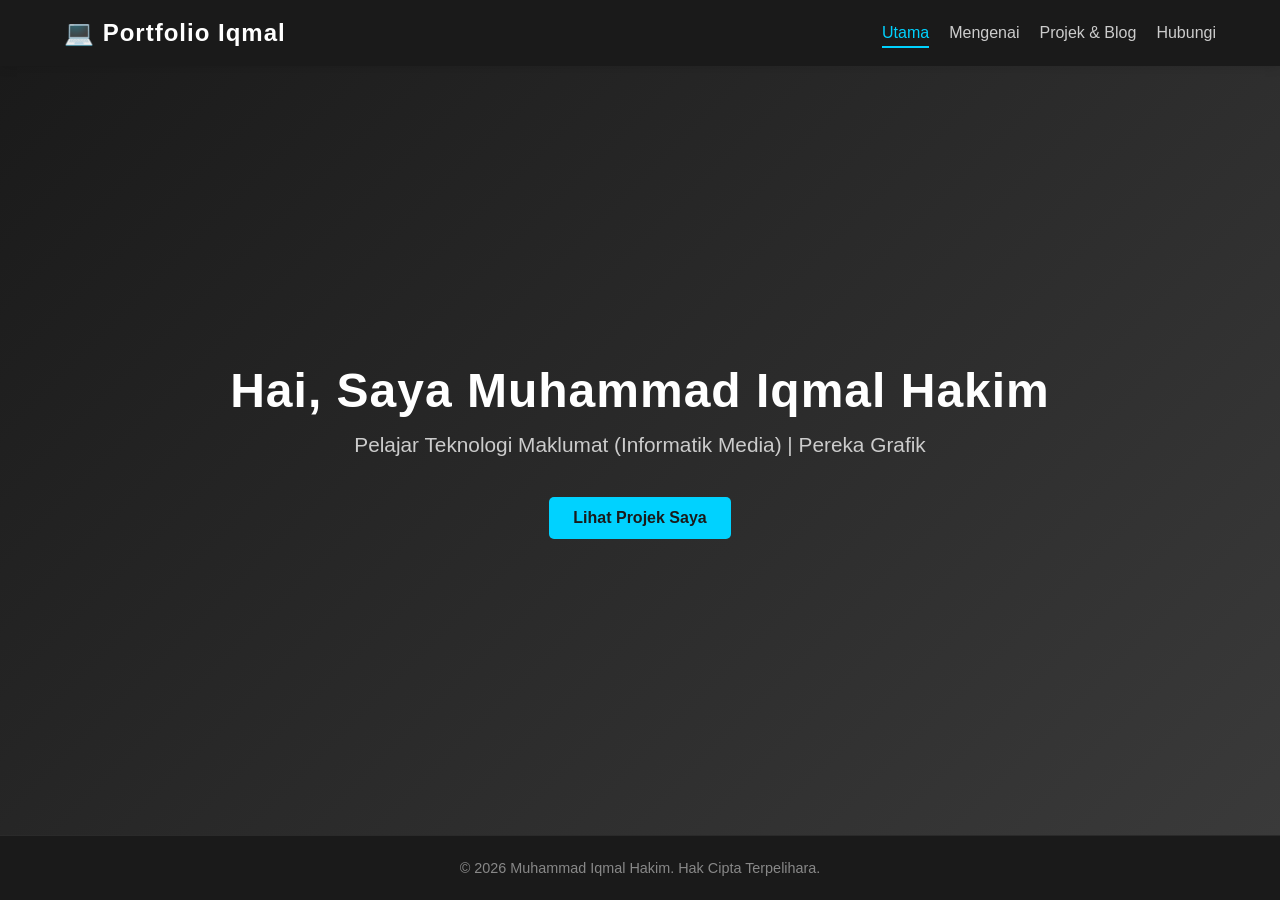
<file: index.html>
<!DOCTYPE html>
<html lang="ms">
<head>
    <meta charset="UTF-8">
    <meta name="viewport" content="width=device-width, initial-scale=1.0">
    <title>Portfolio | Muhammad Iqmal Hakim</title>
    <link rel="stylesheet" href="style.css">
</head>
<body>

    <header>
        <div class="logo">💻 Portfolio Iqmal</div>
        <nav>
            <ul>
                <li><a href="index.html" class="active">Utama</a></li>
                <li><a href="about.html">Mengenai</a></li>
                <li><a href="blog.html">Projek & Blog</a></li>
                <li><a href="contact.html">Hubungi</a></li>
            </ul>
        </nav>
    </header>

    <section class="hero-portfolio">
        <div class="hero-text">
            <h1>Hai, Saya Muhammad Iqmal Hakim</h1>
            <p>Pelajar Teknologi Maklumat (Informatik Media) | Pereka Grafik</p>
            <a href="blog.html" class="btn">Lihat Projek Saya</a>
        </div>
    </section>

    <footer>
        <p>&copy; 2026 Muhammad Iqmal Hakim. Hak Cipta Terpelihara.</p>
    </footer>

</body>
</html>
</file>
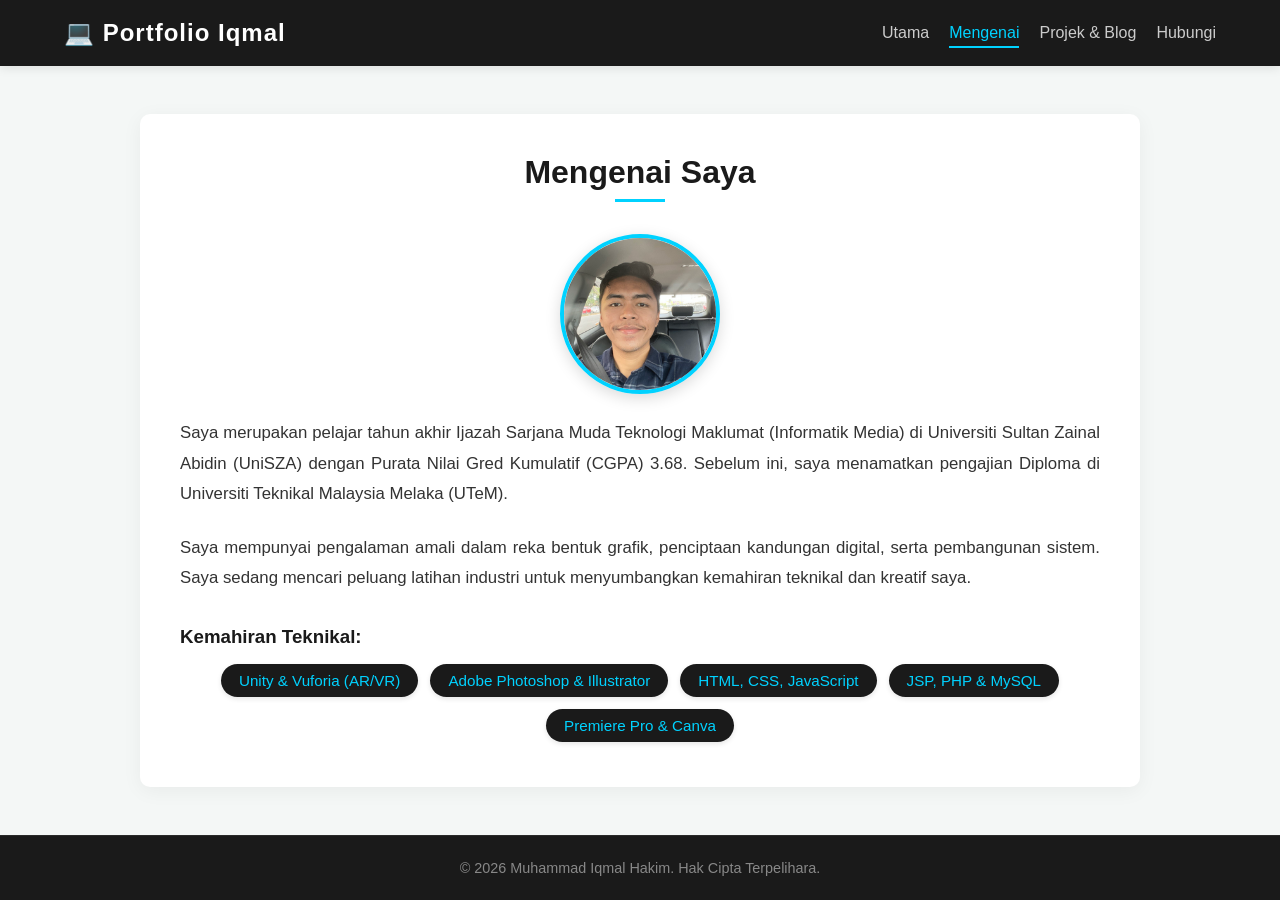
<file: about.html>
<!DOCTYPE html>
<html lang="ms">
<head>
    <meta charset="UTF-8">
    <meta name="viewport" content="width=device-width, initial-scale=1.0">
    <title>Mengenai Saya | Portfolio Iqmal</title>
    <link rel="stylesheet" href="style.css">
</head>
<body>

    <header>
        <div class="logo">💻 Portfolio Iqmal</div>
        <nav>
            <ul>
                <li><a href="index.html">Utama</a></li>
                <li><a href="about.html" class="active">Mengenai</a></li>
                <li><a href="blog.html">Projek & Blog</a></li>
                <li><a href="contact.html">Hubungi</a></li>
            </ul>
        </nav>
    </header>

    <main class="page-container">
        <section class="about-content">
            <h2>Mengenai Saya</h2>
            <!-- Anda boleh masukkan gambar pasport/resume anda di folder dan tukar 'gambar-iqmal.jpg' -->
<div class="profile-img-container">
    <img src="Img/1.jpg" alt="Muhammad Iqmal Hakim" class="profile-pic-actual">
</div>
            <p>Saya merupakan pelajar tahun akhir Ijazah Sarjana Muda Teknologi Maklumat (Informatik Media) di Universiti Sultan Zainal Abidin (UniSZA) dengan Purata Nilai Gred Kumulatif (CGPA) 3.68. Sebelum ini, saya menamatkan pengajian Diploma di Universiti Teknikal Malaysia Melaka (UTeM).</p>
            
            <p>Saya mempunyai pengalaman amali dalam reka bentuk grafik, penciptaan kandungan digital, serta pembangunan sistem. Saya sedang mencari peluang latihan industri untuk menyumbangkan kemahiran teknikal dan kreatif saya.</p>
            
            <h3>Kemahiran Teknikal:</h3>
            <ul class="skills-list">
                <li>Unity & Vuforia (AR/VR)</li>
                <li>Adobe Photoshop & Illustrator</li>
                <li>HTML, CSS, JavaScript</li>
                <li>JSP, PHP & MySQL</li>
                <li>Premiere Pro & Canva</li>
            </ul>
        </section>
    </main>

    <footer>
        <p>&copy; 2026 Muhammad Iqmal Hakim. Hak Cipta Terpelihara.</p>
    </footer>

</body>
</html>
</file>
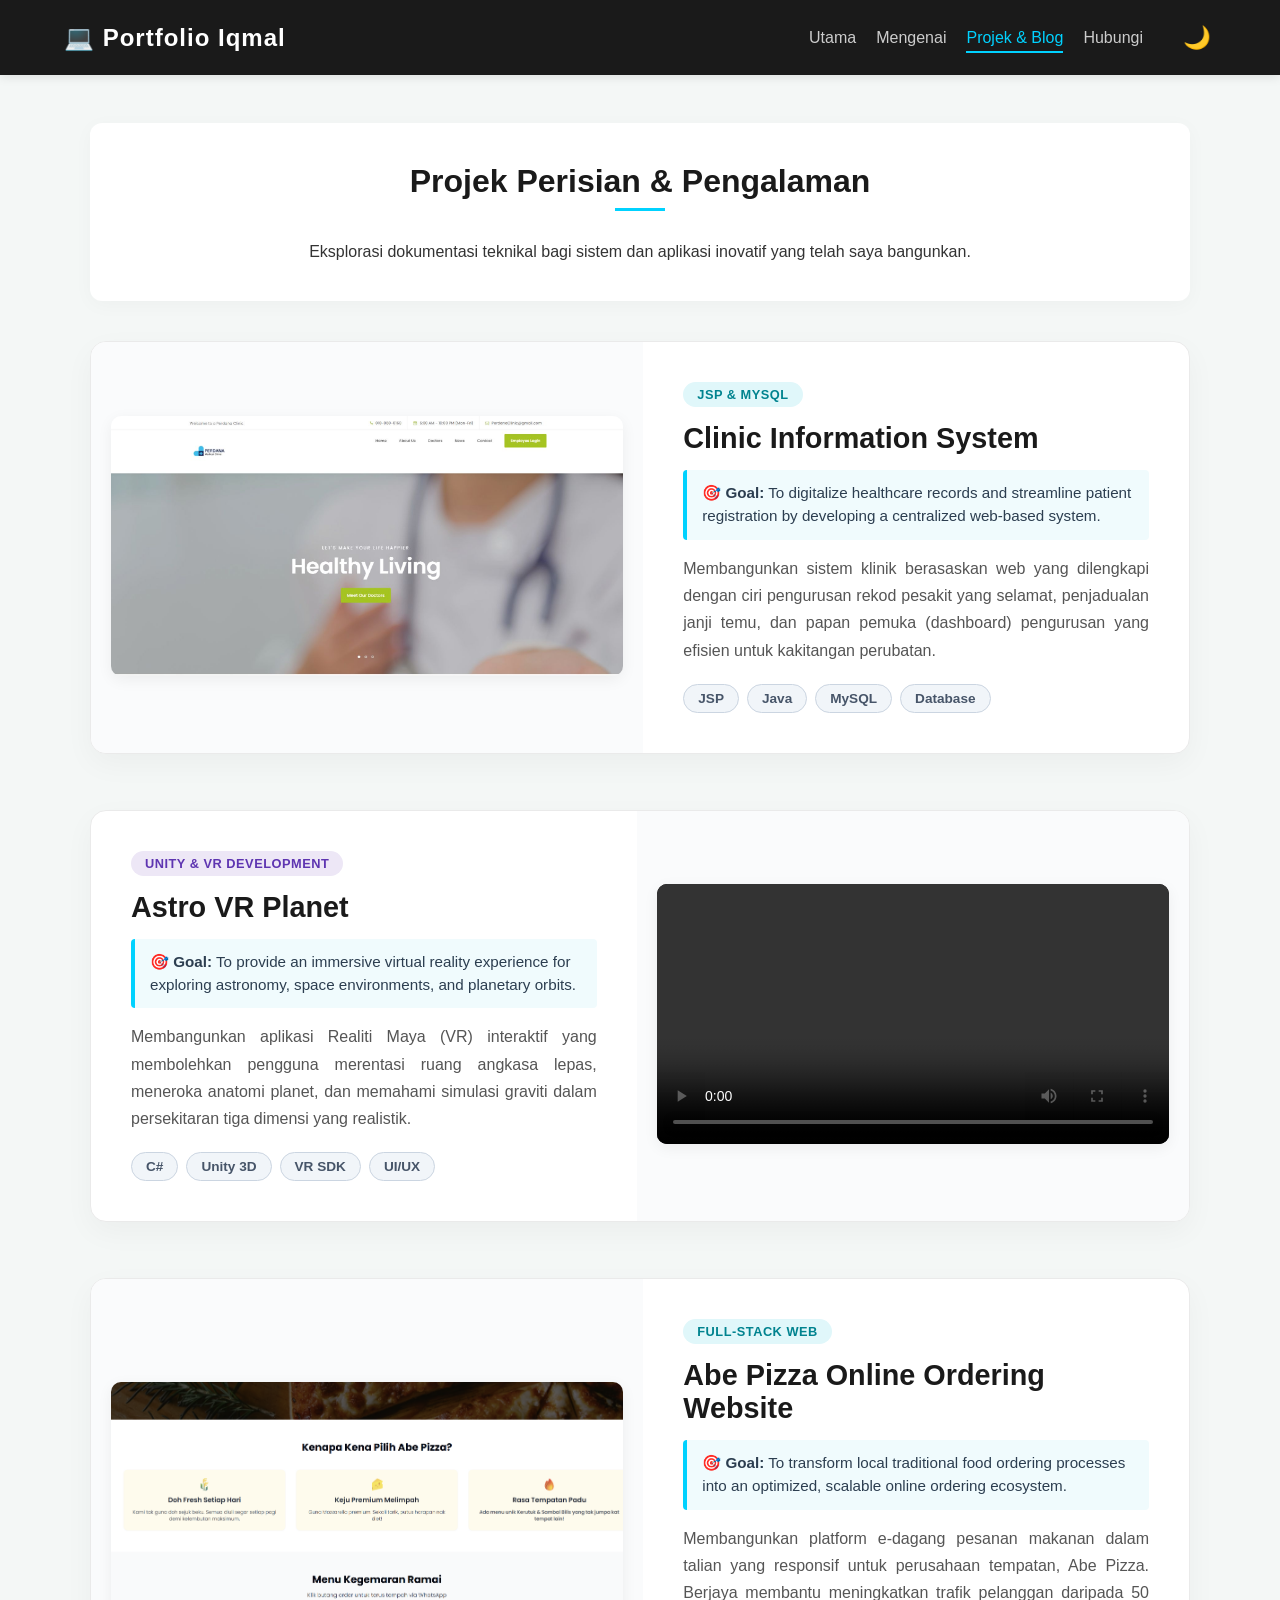
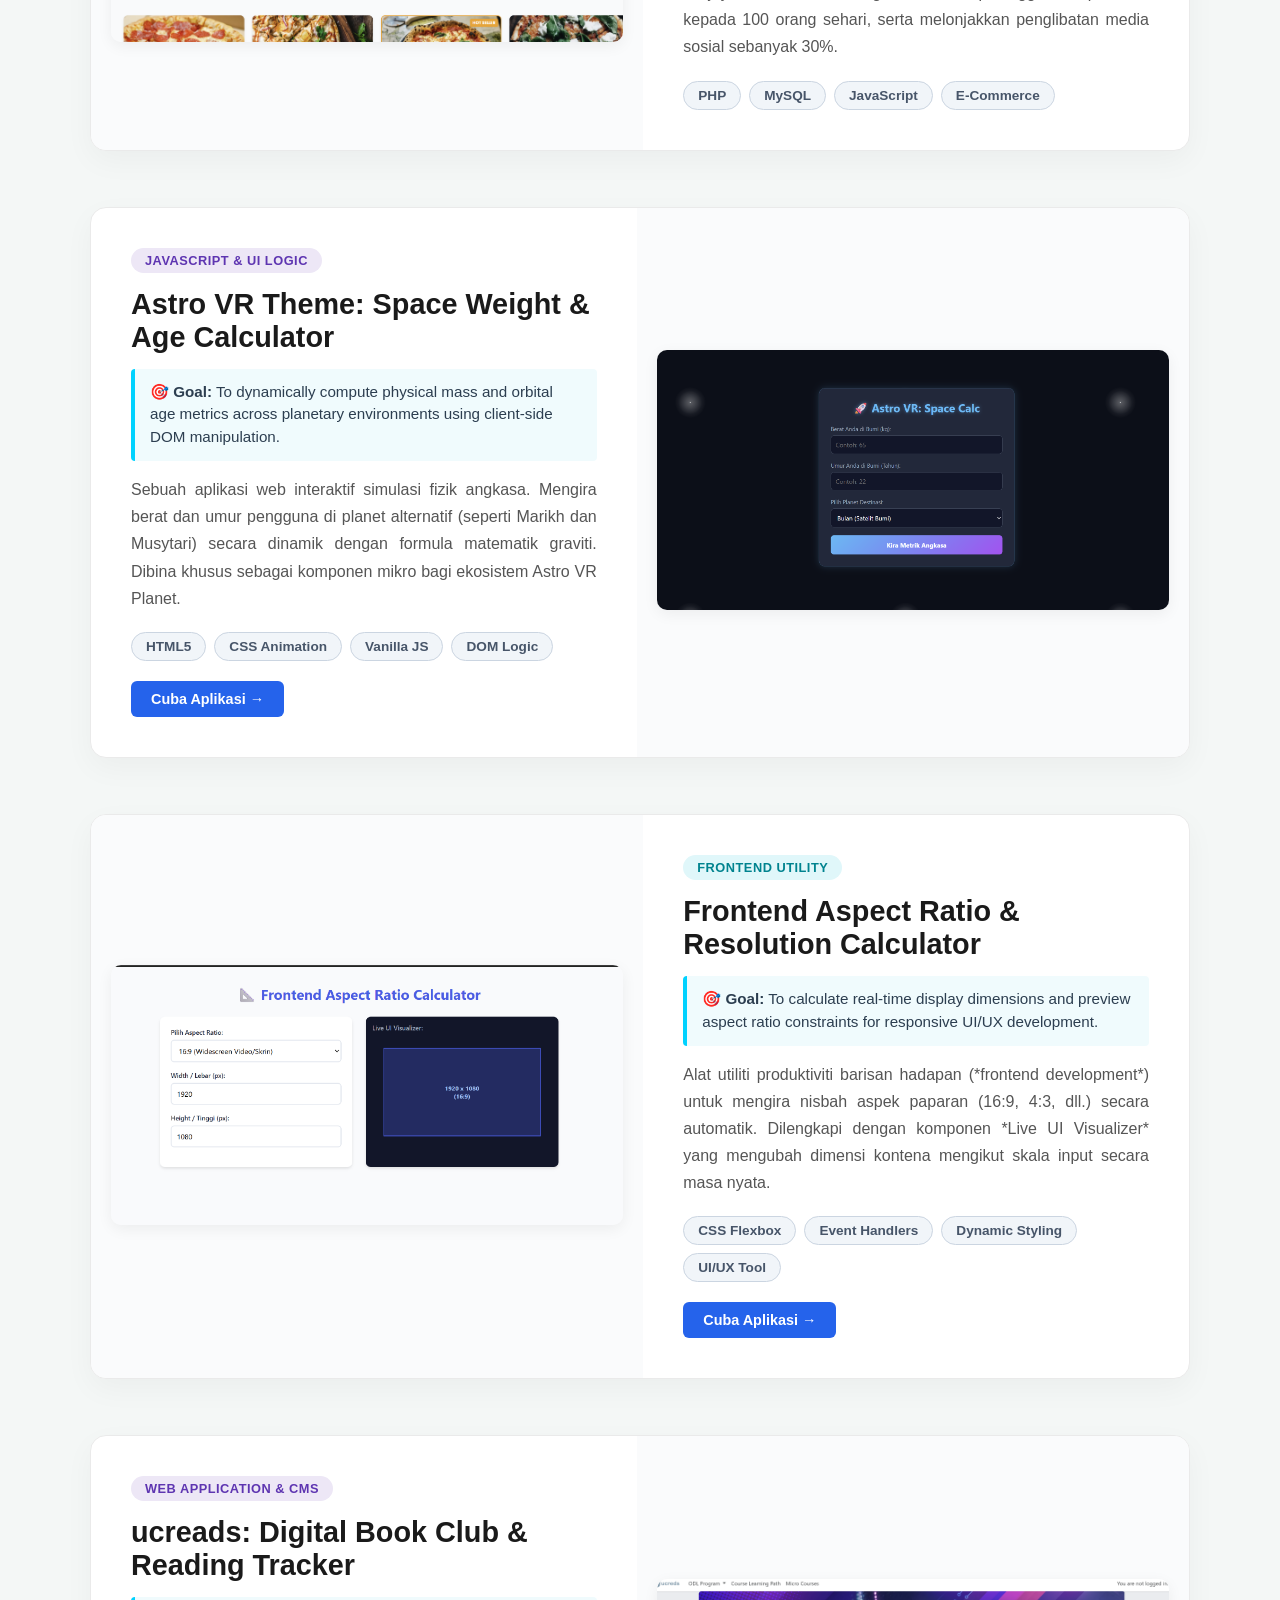
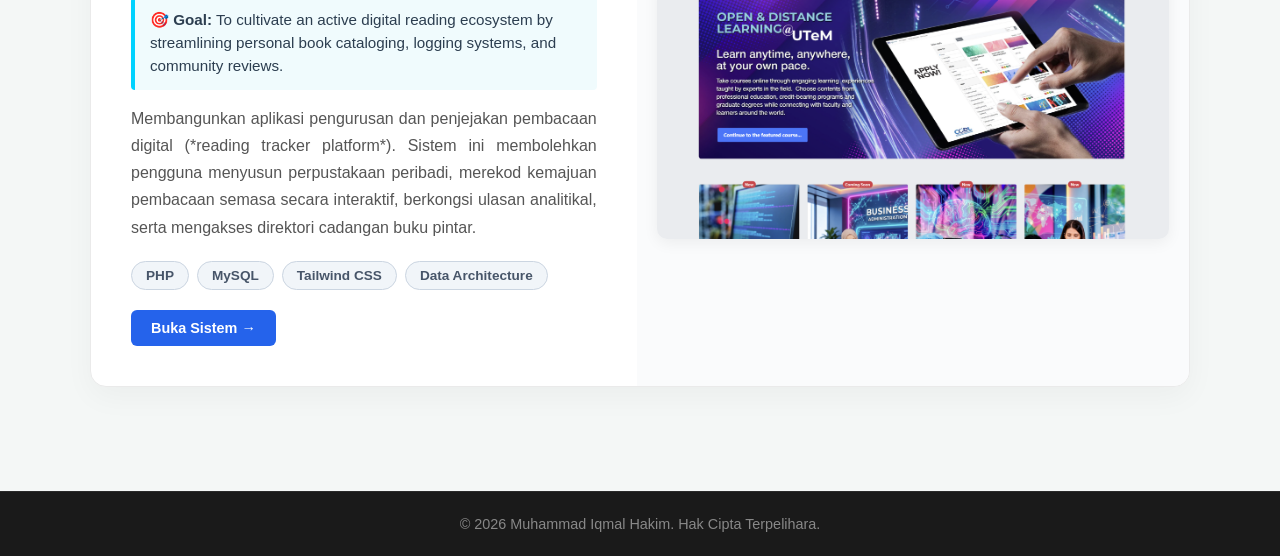
<file: blog.html>
<!DOCTYPE html>
<html lang="ms">
<head>
    <meta charset="UTF-8">
    <meta name="viewport" content="width=device-width, initial-scale=1.0">
    <title>Projek & Blog | Portfolio Iqmal</title>
    <link rel="stylesheet" href="style.css">
</head>
<body>

    <header>
        <div class="logo">💻 Portfolio Iqmal</div>
        <nav>
            <ul style="display: flex; align-items: center;">
                <li><a href="index.html">Utama</a></li>
                <li><a href="about.html">Mengenai</a></li>
                <li><a href="blog.html" class="active">Projek & Blog</a></li>
                <li><a href="contact.html">Hubungi</a></li>
                <!-- Butang Mod Gelap/Cerah -->
                <li><button id="theme-toggle" class="theme-btn" title="Tukar Tema">🌙</button></li>
            </ul>
        </nav>
    </header>

    <main class="page-container premium-showcase">
        <div class="section-header">
            <h2>Projek Perisian & Pengalaman</h2>
            <p class="section-intro">Eksplorasi dokumentasi teknikal bagi sistem dan aplikasi inovatif yang telah saya bangunkan.</p>
        </div>

        <!-- PROJEK 1: CLINIC SYSTEM -->
        <section class="project-card-premium">
            <div class="project-media-side">
                <div class="single-large-media">
                    <img src="Img/2.jpg" alt="Clinic System Dashboard">
                </div>
                
            </div>

            <div class="project-text-side">
                <span class="premium-tag">JSP & MySQL</span>
                <h3>Clinic Information System</h3>
                <div class="goal-box">
                    <strong>🎯 Goal:</strong> To digitalize healthcare records and streamline patient registration by developing a centralized web-based system.
                </div>
                <p class="project-description">
                    Membangunkan sistem klinik berasaskan web yang dilengkapi dengan ciri pengurusan rekod pesakit yang selamat, penjadualan janji temu, dan papan pemuka (dashboard) pengurusan yang efisien untuk kakitangan perubatan.
                </p>
                <div class="skills-wrapper">
                    <span class="skill-pill">JSP</span>
                    <span class="skill-pill">Java</span>
                    <span class="skill-pill">MySQL</span>
                    <span class="skill-pill">Database</span>
                </div>
            </div>
        </section>

        <!-- PROJEK 2: ASTRO VR PLANET -->
        <section class="project-card-premium reverse-layout">
            <div class="project-media-side">
                <div class="video-container-premium">
                    <video controls>
                        <source src="Img/6.mp4" type="video/mp4">
                    </video>
                </div>
            </div>

            <div class="project-text-side">
                <span class="premium-tag-alt">Unity & VR Development</span>
                <h3>Astro VR Planet</h3>
                <div class="goal-box">
                    <strong>🎯 Goal:</strong> To provide an immersive virtual reality experience for exploring astronomy, space environments, and planetary orbits.
                </div>
                <p class="project-description">
                    Membangunkan aplikasi Realiti Maya (VR) interaktif yang membolehkan pengguna merentasi ruang angkasa lepas, meneroka anatomi planet, dan memahami simulasi graviti dalam persekitaran tiga dimensi yang realistik.
                </p>
                <div class="skills-wrapper">
                    <span class="skill-pill">C#</span>
                    <span class="skill-pill">Unity 3D</span>
                    <span class="skill-pill">VR SDK</span>
                    <span class="skill-pill">UI/UX</span>
                </div>
            </div>
        </section>

        <!-- PROJEK 3: ABE PIZZA -->
        <section class="project-card-premium">
            <div class="project-media-side">
                <div class="single-large-media">
                    <img src="Img/10.png" alt="Abe Pizza Website">
                </div>
            </div>

            <div class="project-text-side">
                <span class="premium-tag">Full-Stack Web</span>
                <h3>Abe Pizza Online Ordering Website</h3>
                <div class="goal-box">
                    <strong>🎯 Goal:</strong> To transform local traditional food ordering processes into an optimized, scalable online ordering ecosystem.
                </div>
                <p class="project-description">
                    Membangunkan platform e-dagang pesanan makanan dalam talian yang responsif untuk perusahaan tempatan, Abe Pizza. Berjaya membantu meningkatkan trafik pelanggan daripada 50 kepada 100 orang sehari, serta melonjakkan penglibatan media sosial sebanyak 30%.
                </p>
                <div class="skills-wrapper">
                    <span class="skill-pill">PHP</span>
                    <span class="skill-pill">MySQL</span>
                    <span class="skill-pill">JavaScript</span>
                    <span class="skill-pill">E-Commerce</span>
                </div>
            </div>
        </section>

        <!-- PROJEK 4: SPACE CALCULATOR -->
        <section class="project-card-premium reverse-layout">
            <div class="project-media-side">
                <div class="single-large-media">
                    <img src="Img/12.png" alt="Space Calculator App">
                </div>
            </div>

            <div class="project-text-side">
                <span class="premium-tag-alt">JavaScript & UI Logic</span>
                <h3>Astro VR Theme: Space Weight & Age Calculator</h3>
                <div class="goal-box">
                    <strong>🎯 Goal:</strong> To dynamically compute physical mass and orbital age metrics across planetary environments using client-side DOM manipulation.
                </div>
                <p class="project-description">
                    Sebuah aplikasi web interaktif simulasi fizik angkasa. Mengira berat dan umur pengguna di planet alternatif (seperti Marikh dan Musytari) secara dinamik dengan formula matematik graviti. Dibina khusus sebagai komponen mikro bagi ekosistem Astro VR Planet.
                </p>
                <div class="skills-wrapper" style="margin-bottom: 20px;">
                    <span class="skill-pill">HTML5</span>
                    <span class="skill-pill">CSS Animation</span>
                    <span class="skill-pill">Vanilla JS</span>
                    <span class="skill-pill">DOM Logic</span>
                </div>
                <a href="https://mlhkz.github.io/Space-calculator/" class="project-action-btn" target="_blank" style="display: inline-block; padding: 10px 20px; background: #2563eb; color: white; text-decoration: none; border-radius: 6px; font-weight: bold; font-size: 0.9rem; align-self: flex-start;">Cuba Aplikasi →</a>
            </div>
        </section>

        <!-- PROJEK 5: ASPECT RATIO CALCULATOR -->
        <section class="project-card-premium">
            <div class="project-media-side">
                <div class="single-large-media">
                    <img src="Img/13.png" alt="Aspect Ratio Calculator">
                </div>
            </div>

            <div class="project-text-side">
                <span class="premium-tag">Frontend Utility</span>
                <h3>Frontend Aspect Ratio & Resolution Calculator</h3>
                <div class="goal-box">
                    <strong>🎯 Goal:</strong> To calculate real-time display dimensions and preview aspect ratio constraints for responsive UI/UX development.
                </div>
                <p class="project-description">
                    Alat utiliti produktiviti barisan hadapan (*frontend development*) untuk mengira nisbah aspek paparan (16:9, 4:3, dll.) secara automatik. Dilengkapi dengan komponen *Live UI Visualizer* yang mengubah dimensi kontena mengikut skala input secara masa nyata.
                </p>
                <div class="skills-wrapper" style="margin-bottom: 20px;">
                    <span class="skill-pill">CSS Flexbox</span>
                    <span class="skill-pill">Event Handlers</span>
                    <span class="skill-pill">Dynamic Styling</span>
                    <span class="skill-pill">UI/UX Tool</span>
                </div>
                <a href="https://mlhkz.github.io/Aspect/" class="project-action-btn" target="_blank" style="display: inline-block; padding: 10px 20px; background: #2563eb; color: white; text-decoration: none; border-radius: 6px; font-weight: bold; font-size: 0.9rem; align-self: flex-start;">Cuba Aplikasi →</a>
            </div>
        </section>

        <!-- PROJEK 6: UCREADS -->
        <section class="project-card-premium reverse-layout">
            <div class="project-media-side">
                <div class="single-large-media">
                    <img src="Img/11.png" alt="ucreads Reading Tracker">
                </div>
            </div>

            <div class="project-text-side">
                <span class="premium-tag-alt">Web Application & CMS</span>
                <h3>ucreads: Digital Book Club & Reading Tracker</h3>
                <div class="goal-box">
                    <strong>🎯 Goal:</strong> To cultivate an active digital reading ecosystem by streamlining personal book cataloging, logging systems, and community reviews.
                </div>
                <p class="project-description">
                    Membangunkan aplikasi pengurusan dan penjejakan pembacaan digital (*reading tracker platform*). Sistem ini membolehkan pengguna menyusun perpustakaan peribadi, merekod kemajuan pembacaan semasa secara interaktif, berkongsi ulasan analitikal, serta mengakses direktori cadangan buku pintar.
                </p>
                <div class="skills-wrapper" style="margin-bottom: 20px;">
                    <span class="skill-pill">PHP</span>
                    <span class="skill-pill">MySQL</span>
                    <span class="skill-pill">Tailwind CSS</span>
                    <span class="skill-pill">Data Architecture</span>
                </div>
                <a href="https://ucreds.utem.edu.my/" class="project-action-btn" target="_blank" style="display: inline-block; padding: 10px 20px; background: #2563eb; color: white; text-decoration: none; border-radius: 6px; font-weight: bold; font-size: 0.9rem; align-self: flex-start;">Buka Sistem →</a>
            </div>
        </section>
    </main>

    <footer>
        <p>&copy; 2026 Muhammad Iqmal Hakim. Hak Cipta Terpelihara.</p>
    </footer>

    <!-- SKRIP LOGIK DARK MODE (Kekal Walaupun Page Refresh) -->
    <script>
        const themeToggle = document.getElementById('theme-toggle');
        const body = document.body;

        // Semak status kegemaran tema user sebelum ini
        const currentTheme = localStorage.getItem('theme');
        if (currentTheme === 'dark-mode') {
            body.classList.add('dark-mode');
            themeToggle.textContent = '☀️'; 
        }

        // Event listener fungsi pertukaran tema apabila diklik
        themeToggle.addEventListener('click', () => {
            body.classList.toggle('dark-mode');
            
            if (body.classList.contains('dark-mode')) {
                localStorage.setItem('theme', 'dark-mode');
                themeToggle.textContent = '☀️'; 
            } else {
                localStorage.setItem('theme', '');
                themeToggle.textContent = '🌙'; 
            }
        });
    </script>
</body>
</html>
</file>
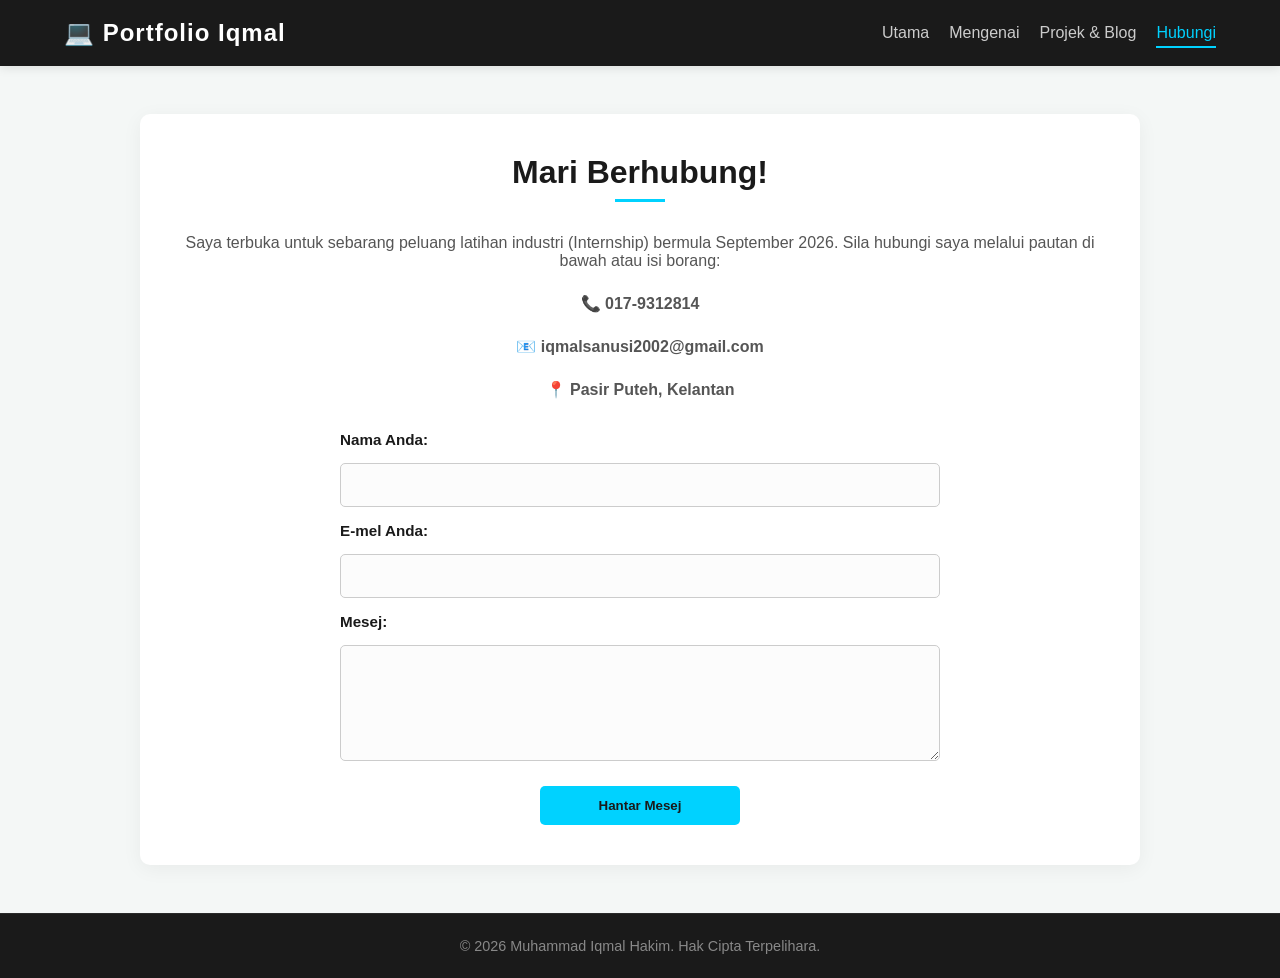
<file: contact.html>
<!DOCTYPE html>
<html lang="ms">
<head>
    <meta charset="UTF-8">
    <meta name="viewport" content="width=device-width, initial-scale=1.0">
    <title>Hubungi | Portfolio Iqmal</title>
    <link rel="stylesheet" href="style.css">
</head>
<body>

    <header>
        <div class="logo">💻 Portfolio Iqmal</div>
        <nav>
            <ul>
                <li><a href="index.html">Utama</a></li>
                <li><a href="about.html">Mengenai</a></li>
                <li><a href="blog.html">Projek & Blog</a></li>
                <li><a href="contact.html" class="active">Hubungi</a></li>
            </ul>
        </nav>
    </header>

    <main class="page-container">
        <section class="contact-box">
            <h2>Mari Berhubung!</h2>
            <p>Saya terbuka untuk sebarang peluang latihan industri (Internship) bermula September 2026. Sila hubungi saya melalui pautan di bawah atau isi borang:</p>
            
            <div style="margin-bottom: 20px; font-weight: bold; text-align: center;">
                <p>📞 017-9312814</p>
                <p>📧 iqmalsanusi2002@gmail.com</p>
                <p>📍 Pasir Puteh, Kelantan</p>
            </div>

            <form onsubmit="alert('Terima kasih! Mesej anda telah dihantar.'); return false;">
                <label for="nama">Nama Anda:</label>
                <input type="text" id="nama" required>

                <label for="emel">E-mel Anda:</label>
                <input type="email" id="emel" required>

                <label for="mesej">Mesej:</label>
                <textarea id="mesej" rows="5" required></textarea>

                <button type="submit" class="btn">Hantar Mesej</button>
            </form>
        </section>
    </main>

    <footer>
        <p>&copy; 2026 Muhammad Iqmal Hakim. Hak Cipta Terpelihara.</p>
    </footer>

</body>
</html>
</file>
<file: style.css>
/* ==========================================================================
   1. TETAPAN ASAS & RESET
   ========================================================================== */
* {
    margin: 0;
    padding: 0;
    box-sizing: border-box;
    font-family: 'Segoe UI', Tahoma, Geneva, Verdana, sans-serif;
}

body {
    background-color: #f4f7f6;
    color: #333;
    display: flex;
    flex-direction: column;
    min-height: 100vh;
    transition: background-color 0.3s ease, color 0.3s ease;
}

/* ==========================================================================
   2. HEADER & NAVIGASI
   ========================================================================== */
header {
    background-color: #1a1a1a;
    color: #fff;
    display: flex;
    justify-content: space-between;
    align-items: center;
    padding: 1.2rem 5%;
    position: sticky;
    top: 0;
    z-index: 100;
    box-shadow: 0 2px 10px rgba(0,0,0,0.1);
    transition: background-color 0.3s ease;
}

.logo {
    font-size: 1.5rem;
    font-weight: bold;
    letter-spacing: 1px;
}

nav ul {
    list-style: none;
    display: flex;
    gap: 20px;
}

nav ul li a {
    color: #ccc;
    text-decoration: none;
    font-weight: 500;
    transition: color 0.3s;
    padding: 5px 0;
}

nav ul li a:hover, nav ul li a.active {
    color: #00d2ff;
    border-bottom: 2px solid #00d2ff;
}

/* BUTANG TUKAR TEMA (DARK/LIGHT MODE) */
.theme-btn {
    background: none;
    border: none;
    font-size: 1.4rem;
    cursor: pointer;
    padding: 5px;
    margin-left: 15px;
    transition: transform 0.2s ease;
}

.theme-btn:hover {
    transform: scale(1.2);
}

/* ==========================================================================
   3. BUTANG UMUM (BUTTONS)
   ========================================================================== */
.btn {
    display: inline-block;
    padding: 12px 24px;
    background-color: #00d2ff;
    color: #1a1a1a;
    text-decoration: none;
    font-weight: bold;
    border-radius: 5px;
    border: none;
    cursor: pointer;
    transition: background 0.3s, color 0.3s;
    margin-top: 15px;
}

.btn:hover {
    background-color: #00a8cc;
    color: white;
}

/* ==========================================================================
   4. HERO SECTION (LAMAN UTAMA)
   ========================================================================== */
.hero-portfolio {
    flex-grow: 1;
    display: flex;
    justify-content: center;
    align-items: center;
    text-align: center;
    padding: 6rem 1rem;
    background: linear-gradient(135deg, #1a1a1a 0%, #3a3a3a 100%);
    color: white;
}

.hero-text h1 {
    font-size: 3rem;
    margin-bottom: 15px;
    letter-spacing: 1px;
}

.hero-text p {
    font-size: 1.3rem;
    color: #ccc;
    margin-bottom: 25px;
}

/* ==========================================================================
   5. KONTAINER HALAMAN DALAM (ABOUT, BLOG, CONTACT)
   ========================================================================== */
.page-container {
    max-width: 1000px;
    margin: 3rem auto;
    padding: 2.5rem;
    background: white;
    border-radius: 10px;
    box-shadow: 0 4px 20px rgba(0,0,0,0.05);
    flex-grow: 1;
    width: 90%;
    transition: background-color 0.3s ease, box-shadow 0.3s ease;
}

.page-container h2 {
    text-align: center;
    margin-bottom: 2rem;
    color: #1a1a1a;
    font-size: 2rem;
    position: relative;
}

.page-container h2::after {
    content: '';
    display: block;
    width: 50px;
    height: 3px;
    background-color: #00d2ff;
    margin: 8px auto 0;
}

/* ==========================================================================
   6. LAMAN MENGENAI SAYA (ABOUT)
   ========================================================================== */
.profile-img-container {
    width: 160px;
    height: 160px;
    margin: 0 auto 1.5rem;
    border-radius: 50%;
    overflow: hidden;
    border: 4px solid #00d2ff;
    box-shadow: 0 4px 15px rgba(0,0,0,0.15);
}

.profile-pic-actual {
    width: 100%;
    height: 100%;
    object-fit: cover;
    object-position: center;
}

.about-content p {
    text-align: justify;
    line-height: 1.8;
    margin-bottom: 1.5rem;
    font-size: 1.05rem;
}

.about-content h3 {
    margin-top: 2rem;
    margin-bottom: 1rem;
    color: #1a1a1a;
}

.skills-list {
    display: flex;
    flex-wrap: wrap;
    gap: 12px;
    justify-content: center;
    list-style: none;
    margin-top: 1rem;
}

.skills-list li {
    background: #1a1a1a;
    color: #00d2ff;
    padding: 8px 18px;
    border-radius: 20px;
    font-weight: 500;
    font-size: 0.95rem;
    box-shadow: 0 2px 5px rgba(0,0,0,0.1);
}

/* ==========================================================================
   7. GRID PORTFOLIO (PROJEK & BLOG LAMA JIKA ADA)
   ========================================================================== */
.portfolio-grid {
    display: grid;
    grid-template-columns: repeat(auto-fit, minmax(280px, 1fr));
    gap: 2rem;
    margin-top: 1rem;
}

.portfolio-card {
    background: #fff;
    border: 1px solid #eef2f5;
    border-radius: 8px;
    overflow: hidden;
    transition: transform 0.3s ease, box-shadow 0.3s ease;
    box-shadow: 0 2px 8px rgba(0,0,0,0.02);
}

.portfolio-card:hover {
    transform: translateY(-7px);
    box-shadow: 0 12px 20px rgba(0,0,0,0.1);
}

.card-img {
    height: 190px;
    overflow: hidden;
    background-color: #eaeaea;
}

.card-img img {
    width: 100%;
    height: 100%;
    object-fit: cover;
    transition: transform 0.3s ease;
}

.portfolio-card:hover .card-img img {
    transform: scale(1.05);
}

.card-info {
    padding: 1.5rem;
}

.tag {
    display: inline-block;
    font-size: 0.75rem;
    background: #e0f7fa;
    color: #00838f;
    padding: 4px 10px;
    border-radius: 4px;
    font-weight: bold;
    margin-bottom: 10px;
    text-transform: uppercase;
}

.card-info h3 {
    margin-bottom: 10px;
    font-size: 1.25rem;
    color: #1a1a1a;
}

.card-info p {
    font-size: 0.95rem;
    color: #666;
    line-height: 1.5;
    text-align: justify;
}

/* ==========================================================================
   8. BORANG HUBUNGI (CONTACT)
   ========================================================================== */
.contact-box form {
    display: flex;
    flex-direction: column;
    gap: 15px;
    max-width: 600px;
    margin: 2rem auto 0;
}

.contact-box p {
    text-align: center;
    color: #555;
    margin-bottom: 1.5rem;
}

.contact-box label {
    font-weight: 600;
    color: #1a1a1a;
    font-size: 0.95rem;
}

.contact-box input, .contact-box textarea {
    padding: 12px;
    border: 1px solid #ccc;
    border-radius: 5px;
    width: 100%;
    font-size: 1rem;
    background-color: #fcfcfc;
    transition: border-color 0.3s, background-color 0.3s;
}

.contact-box input:focus, .contact-box textarea:focus {
    border-color: #00d2ff;
    background-color: #fff;
    outline: none;
}

.contact-box .btn {
    align-self: center;
    width: 100%;
    max-width: 200px;
    margin-top: 10px;
}

/* ==========================================================================
   9. FOOTER
   ========================================================================== */
footer {
    background-color: #1a1a1a;
    color: #888;
    text-align: center;
    padding: 1.5rem;
    margin-top: auto;
    font-size: 0.9rem;
    border-top: 1px solid #2a2a2a;
}

/* ==========================================================================
   10. MEDIA QUERY ASAS
   ========================================================================== */
@media (max-width: 768px) {
    header {
        flex-direction: column;
        gap: 15px;
        padding: 1rem;
    }

    nav ul {
        flex-wrap: wrap;
        justify-content: center;
        gap: 15px;
    }

    .hero-text h1 {
        font-size: 2.2rem;
    }

    .hero-text p {
        font-size: 1.1rem;
    }

    .page-container {
        padding: 1.5rem;
        margin: 1.5rem auto;
    }
    
    .about-content p {
        text-align: left;
    }
}

/* ==========================================================================
   11. GAYA PREMIUM SHOWCASE (SPLIT-LAYOUT ALTERNATING)
   ========================================================================== */
.premium-showcase {
    max-width: 1100px !important;
    background: transparent !important;
    box-shadow: none !important;
    padding: 0 !important;
}

.section-header {
    text-align: center;
    background: white;
    padding: 2.5rem;
    border-radius: 12px;
    margin-bottom: 2.5rem;
    box-shadow: 0 4px 20px rgba(0,0,0,0.03);
    transition: background-color 0.3s ease;
}

.project-card-premium {
    display: flex;
    background: white;
    border-radius: 16px;
    overflow: hidden;
    margin-bottom: 3.5rem;
    box-shadow: 0 10px 30px rgba(0,0,0,0.04);
    transition: transform 0.3s ease, box-shadow 0.3s ease, background-color 0.3s ease;
    border: 1px solid #eaeaea;
}

.project-card-premium:hover {
    transform: translateY(-5px);
    box-shadow: 0 15px 35px rgba(0,0,0,0.08);
}

.reverse-layout {
    flex-direction: row-reverse;
}

.project-media-side {
    flex: 1.1;
    padding: 20px;
    background-color: #fafbfc;
    display: flex;
    flex-direction: column;
    justify-content: center;
    gap: 15px;
    transition: background-color 0.3s ease;
}

.single-large-media img, .video-container-premium video {
    width: 100%;
    height: 260px;
    object-fit: cover;
    border-radius: 10px;
    box-shadow: 0 4px 15px rgba(0,0,0,0.06);
}

.video-container-premium video {
    background: #000;
}

.project-gallery-mini {
    display: flex;
    gap: 12px;
}

.project-gallery-mini img {
    width: 80px;
    height: 80px;
    object-fit: cover;
    border-radius: 6px;
    border: 1px solid #e2e8f0;
    transition: transform 0.2s;
    cursor: pointer;
}

.project-gallery-mini img:hover {
    transform: scale(1.05);
}

.project-text-side {
    flex: 1;
    padding: 2.5rem;
    display: flex;
    flex-direction: column;
    justify-content: center;
}

.premium-tag, .premium-tag-alt {
    display: inline-block;
    align-start: flex-start;
    padding: 5px 14px;
    font-size: 0.8rem;
    font-weight: 700;
    border-radius: 30px;
    text-transform: uppercase;
    letter-spacing: 0.5px;
    margin-bottom: 15px;
    width: fit-content;
}

.premium-tag {
    background: #e0f7fa;
    color: #00838f;
}

.premium-tag-alt {
    background: #ede7f6;
    color: #5e35b1;
}

.project-text-side h3 {
    font-size: 1.8rem;
    color: #1a1a1a;
    margin-bottom: 15px;
}

.goal-box {
    background: #f0fbfd;
    border-left: 4px solid #00d2ff;
    padding: 12px 15px;
    border-radius: 4px;
    font-size: 0.95rem;
    color: #2c3e50;
    margin-bottom: 15px;
    line-height: 1.5;
    transition: background-color 0.3s ease, color 0.3s ease;
}

.project-description {
    font-size: 1rem;
    color: #555;
    line-height: 1.7;
    margin-bottom: 20px;
    text-align: justify;
}

.skills-wrapper {
    display: flex;
    flex-wrap: wrap;
    gap: 8px;
}

.skill-pill {
    background: #f1f5f9;
    color: #475569;
    padding: 6px 14px;
    border-radius: 20px;
    font-size: 0.85rem;
    font-weight: 600;
    border: 1px solid #cbd5e1;
    transition: background-color 0.3s ease, color 0.3s ease;
}

.project-action-btn {
    transition: background-color 0.2s ease, transform 0.2s ease;
}

.project-action-btn:hover {
    background-color: #1d4ed8 !important;
    transform: translateY(-2px);
}

/* ==========================================================================
   12. RESPONSIVE UNTUK TELEFON PINTAR (MENJADI SHORT CARD)
   ========================================================================== */
@media (max-width: 900px) {
    .project-card-premium, .reverse-layout {
        flex-direction: column !important;
        margin-bottom: 2.5rem;
    }
    
    .project-text-side {
        padding: 1.5rem;
    }
    
    .project-media-side {
        padding: 15px;
    }

    .single-large-media img, .video-container-premium video {
        height: 200px;
    }
    
    .project-text-side h3 {
        font-size: 1.4rem;
    }
}

/* ==========================================================================
   13. SISTEM AMALAN MOD GELAP (DARK MODE CSS OVERRIDES)
   ========================================================================== */
body.dark-mode {
    background-color: #0f172a; /* Warna gelap slate */
    color: #cbd5e1;
}

body.dark-mode .page-container,
body.dark-mode .section-header,
body.dark-mode .project-card-premium,
body.dark-mode .portfolio-card {
    background-color: #1e293b;
    border-color: #334155;
    box-shadow: 0 10px 25px rgba(0, 0, 0, 0.3);
}

body.dark-mode .page-container h2,
body.dark-mode .project-text-side h3,
body.dark-mode .card-info h3,
body.dark-mode .about-content h3,
body.dark-mode .contact-box label {
    color: #ffffff;
}

body.dark-mode .project-media-side {
    background-color: #1e293b;
}

body.dark-mode .goal-box {
    background: #334155;
    color: #e2e8f0;
    border-left: 4px solid #00d2ff;
}

body.dark-mode .project-description,
body.dark-mode .section-intro,
body.dark-mode .about-content p,
body.dark-mode .card-info p,
body.dark-mode .contact-box p {
    color: #94a3b8;
}

body.dark-mode .skill-pill {
    background: #0f172a;
    color: #38bdf8;
    border-color: #334155;
}

body.dark-mode .premium-tag {
    background: #064e3b;
    color: #34d399;
}

body.dark-mode .premium-tag-alt {
    background: #4c1d95;
    color: #c084fc;
}

body.dark-mode .contact-box input, 
body.dark-mode .contact-box textarea {
    background-color: #0f172a;
    color: #fff;
    border-color: #334155;
}

body.dark-mode .contact-box input:focus, 
body.dark-mode .contact-box textarea:focus {
    border-color: #00d2ff;
    background-color: #1e293b;
}
</file>
